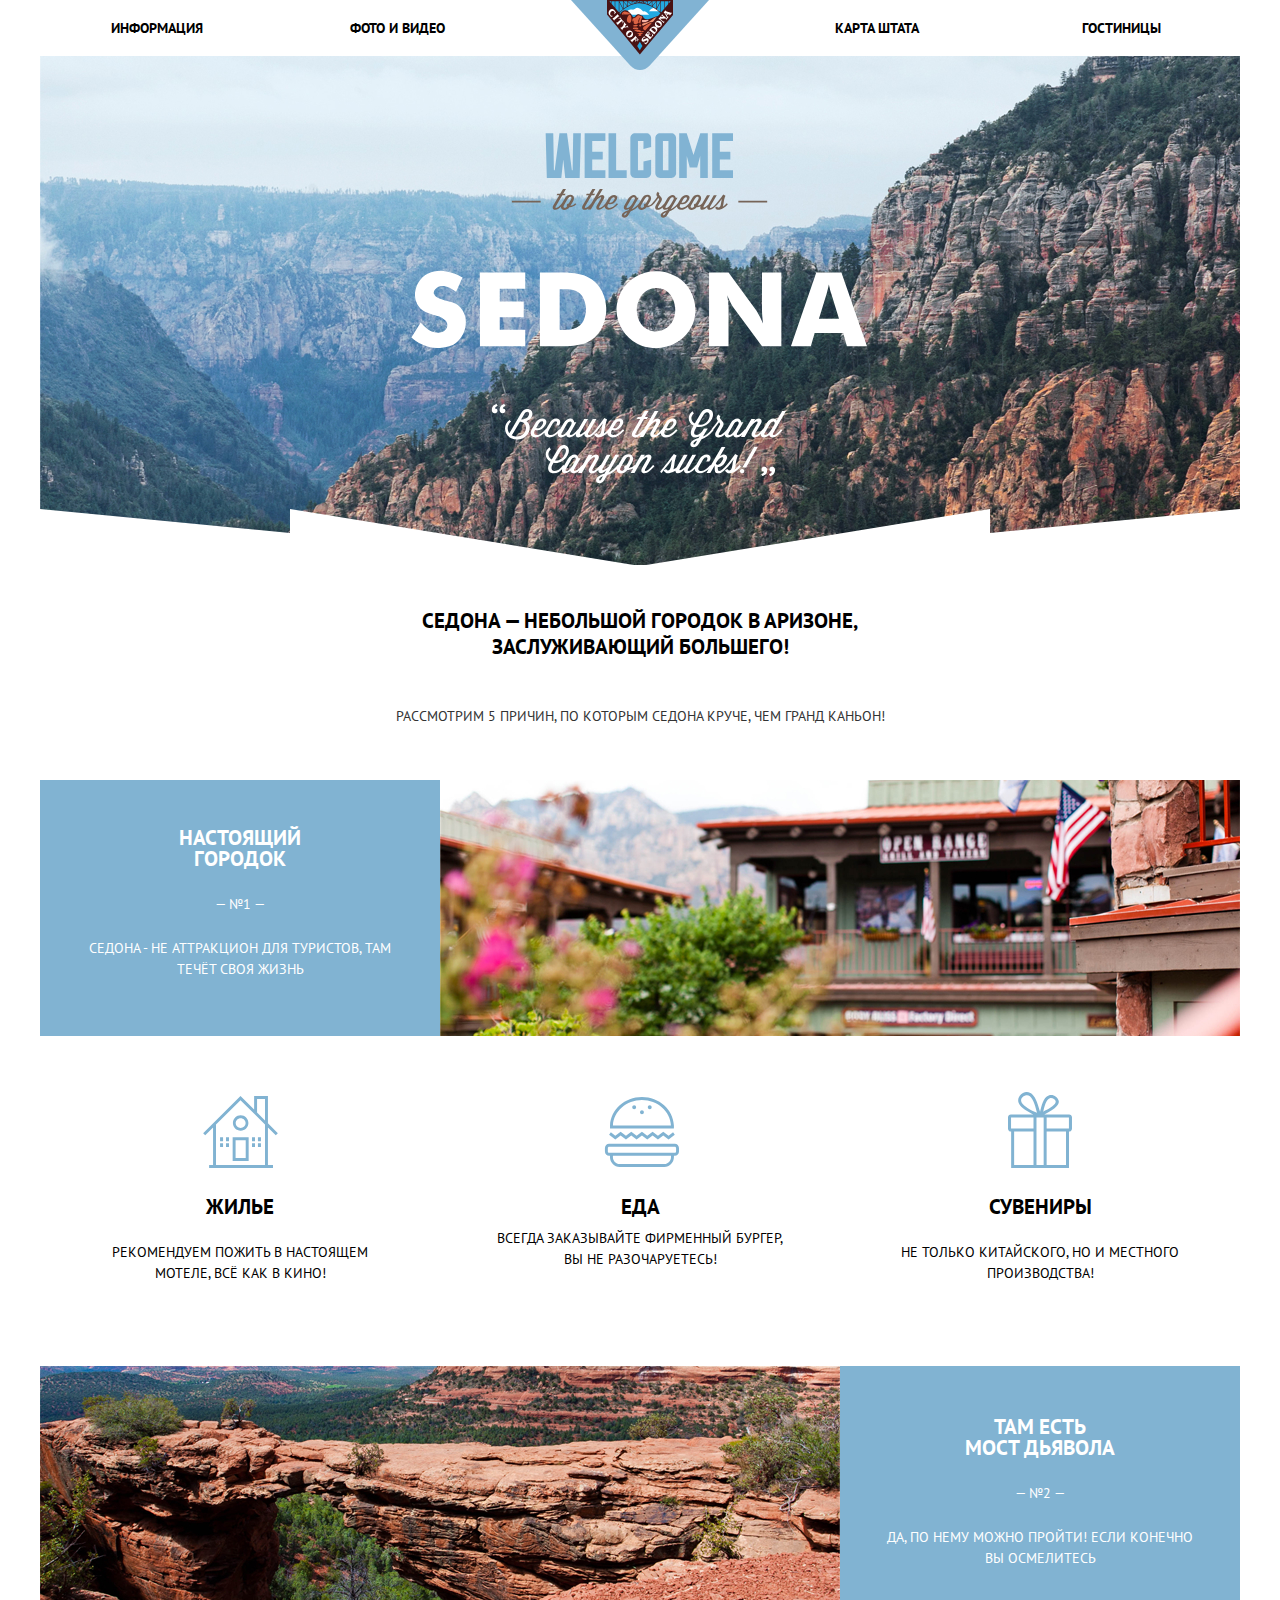
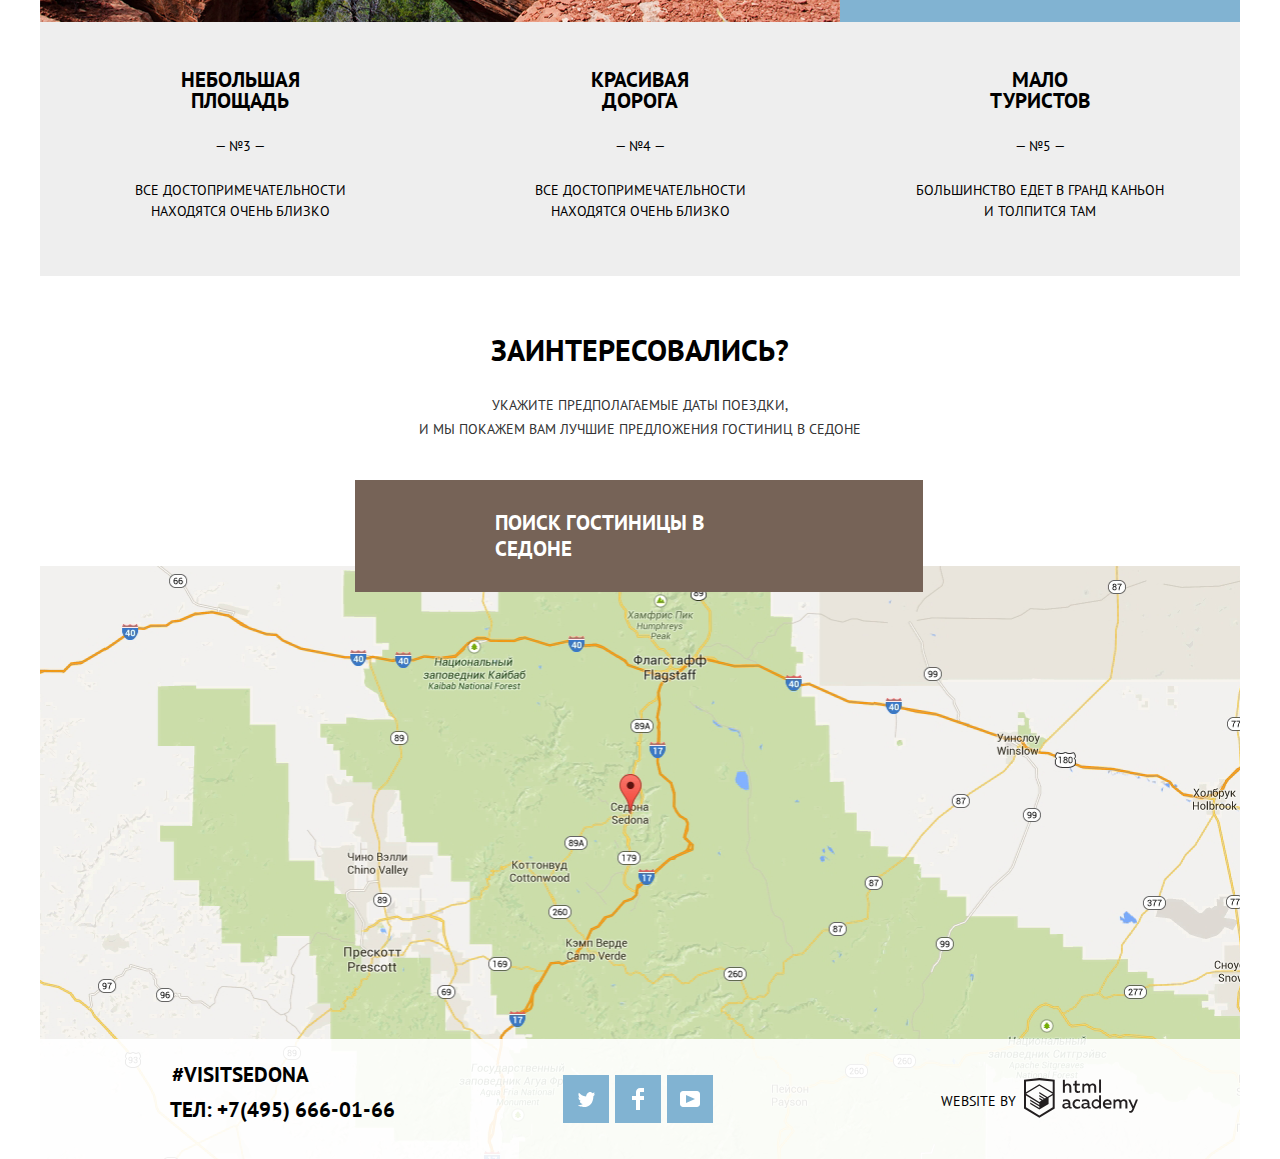
<file: index.html>
<!DOCTYPE html>
<html lang="ru">
<head>
	<link rel="stylesheet" href="css/fonts.css">
	<link rel="stylesheet" href="css/normalize.css">
	<link rel="stylesheet" href="css/style.css">
	<meta charset="UTF-8">
	<title>Туристический город Sedona</title>
</head>

<body>
	<header>
		<nav class="nav-box">
			<a class="logo-link" href="index.html" aria-label="На главную"><img src="img/logo.svg" width="138" height="70" alt="Логотип Sedona"></a>
			<ul class="list-menu">
				<li class="list-menu-li list-item1"><a href="#" class="item-menu" aria-label="Информация">Информация</a></li>
				<li class="list-menu-li list-item2"><a href="#" class="item-menu" aria-label="Фото и видео">Фото и видео</a></li>
				<li class="list-menu-li list-item3"><a href="#" class="item-menu" aria-label="Карта штата">Карта штата</a></li>
				<li class="list-menu-li list-item4"><a href="hotels.html" class="item-menu" aria-label="Гостиницы">Гостиницы</a></li>
			</ul>	
		</nav>	
	</header>

	<main>
		<h1 class="visually-hidden">Туристический городок Sedona</h1>

		<div class="banner-box">
			<img class="banner-theme" src="img/main-banner.jpg" width="1200" height="509" alt="Город Седона в самом центре Гранд Каньона">

			<img class="banner-text" src="img/main-text-banner.svg" width="457" height="351" alt="Добро пожаловать в Седону">

			<img class="banner-shape" src="img/main-shape-banner.svg" width="1200" height="57" alt="">
		</div>
		
		<div class="second-screen-box">
			<h3 class="main-title">
				Седона — небольшой городок в Аризоне,<br>
				заслуживающий большего!
			</h3>

			<p class="main-subtitle">
				Рассмотрим 5 причин, по которым Седона круче, чем гранд каньон!
			</p>
		</div>

		<section class="section-one-box">
			<div class="advantages-container-one">
				<div class="container-one-left">
					<h3 class="advantages-title advantages-one">
						Настоящий<br>
						городок
					</h3>

					<p class="advantages-text advantages-text-one">
						— №1 —
					</p>

					<p class="advantages-text advantages-text-one">
						Седона - не аттракцион для туристов, там<br>
						течёт своя жизнь
					</p>
				</div>
				<img class="container-one-right" src="img/second-banner.jpg" width="800" height="256" alt="Прекрасный вид на город Sedona">
			</div>	

			<ul class="advantages-list">
				<li class="advantages-list-box1">
						<img class="img-icon-house" src="img/icon-house.svg" alt="" width="75" height="72">
						<h3 class="get-title get-title-box1">Жилье</h3>
						<p class="get-text get-text-box1">
							Рекомендуем пожить в настоящем<br>
							мотеле, всё как в кино!
						</p>
				</li>

				<li class="advantages-list-box2">
					<img class="img-icon-burger" src="img/icon-burger.svg" alt="" width="75" height="70">
					<h3 class="get-title get-title-box2">Еда</h3>
					<p class="get-text get-text-box2">
						Всегда заказывайте фирменный бургер,<br> 
						вы не разочаруетесь!
					</p>
				</li>

				<li class="advantages-list-box3">
					<img class="img-icon-present" src="img/icon-present.svg" alt="" width="64" height="77">
					<h3 class="get-title get-title-box3">Сувениры</h3>
					<p class="get-text get-text-box3">
						Не только китайского, но и местного<br>
						производства!
					</p>
				</li>
			</ul>
		</section>
		
		<section>
			<div class="advantages-container-two">
				<img src="img/third-banner.jpg" width="800" height="256" alt="Сумасшедший вид на мост Дьявола">

				<div class="advantages-two-box">
					<h3 class="advantages-title advantages-two">
						Там есть<br>
						мост дьявола
					</h3>

					<p class="advantages-text advantages-text-two">
						— №2 —
					</p>

					<p class="advantages-text advantages-text-two">
						Да, по нему можно пройти! Если конечно<br>
						вы осмелитесь
					</p>
				</div>
			</div>
		</section>
		
		<div class="advantages-container-section">
			<section class="advantages-section-box">
				<h3 class="advantages-title advantages-three">
					Небольшая<br>
					площадь
				</h3>

				<p class="advantages-text advantages-text-three">
					— №3 —
				</p>

				<p class="advantages-text advantages-text-three advantages-text2-three">
					Все достопримечательности<br>
					находятся очень близко
				</p>
			</section>

			<section class="advantages-section-box">

				<h3 class="advantages-title advantages-four">
					Красивая<br>
					дорога
				</h3>

				<p class="advantages-text advantages-text-four">
					— №4 —
				</p>

				<p class="advantages-text advantages-text-four advantages-text2-four">
					Все достопримечательности<br>
					находятся очень близко
				</p>
			</section>

			<section class="advantages-section-box">
				<h3 class="advantages-title advantages-five">
					Мало<br>
					туристов
				</h3>

				<p class="advantages-text advantages-text-five">
					— №5 —
				</p>

				<p class="advantages-text advantages-text-five advantages-text2-five">
					Большинство едет в гранд каньон<br>
					и толпится там
				</p>
			</section>
		</div>
		<div>
			<div class="interesting-box">
				<h2 class="title-interesting">
					Заинтересовались?
				</h2>

				<p class="subtitle-interesting">
					Укажите предполагаемые даты поездки,<br>
					и мы покажем вам лучшие предложения гостиниц в седоне
				</p>
			</div>

			<div class="search-hostel-box">
				<form class="form-box" action="echo.htmlacademy.ru">
					<fieldset class="fieldset-form">
						<a href="" class="link-search"><legend class="header-form">Поиск гостиницы в седоне</legend></a>
						
						<div class="hide-form">
							<div class="bg-form-box">
								<div class="form-container-box">
									<div class="label-box input-box1">
										<label class="title-input title-input-box1" for="arrival-date">Дата заезда:</label>
										<input class="input-arrival" type="text" id="arrival-date" value="24 апреля 2017">
										<img class="calendar-img" src="img/calendar.svg" width="21" height="23" alt="">
									</div>

									<div class="label-box input-box2">
										<label class="title-input title-input-box2" for="departure-date">Дата выезда:</label>
										<input class="input-exit" type="text" id="departure-date" value="4 июля 2017">
										<img class="calendar-img2" src="img/calendar.svg" width="21" height="23" alt="">
									</div>
									
									<div class="input-box3">
										<div class="input-box-31">
											<label class="title-input title-input-box-31" for="older">Взрослые:</label>
											<input class="input-amount1" type="number" id="older">
										</div>	

										<div class="input-box-32">
											<label class="title-input title-input-box-32" for="children">Дети:</label>
											<input class="input-amount2" type="number" id="children">
										</div>
									</div>
									<button type="submit" class="button-submit">Найти</button>
								</div>		
							</div>
						</div>	
					</fieldset>
				</form>

				<img class="map-box" src="img/map.png" width="1200" height="473"  alt="">
			</div>
		</div>
	</main>

	<footer class="footer-box">
		<div class="footer-container-box">
			<div class="first-footer-box">
			<p class="text-hashtag">
				#Visitsedona
			</p>
			<p class="text-tel">
				Тел:<a href="tel:+74956660166" class="call-us" aria-label="Позвонить нам"> +7(495) 666-01-66</a>
			</p>
			</div>
			<ul class="social-list">
				<li class="social-item twitter-item">
					<a class="twitter-link" href="#" aria-label="Наш Twitter">
						<img class="twitter" src="img/twitter.svg" width="46" height="48" alt="">
						<img class="twitter-hover" src="img/twitter-hover.svg" width="46" height="48" alt="">
						<img class="twitter-active" src="img/twitter-active.svg" width="46" height="48" alt="">
					</a>
				</li>
				<li class="social-item fb-item">
					<a class="fb-link" href="#" aria-label="Наш Facebook">
						<img class="fb" src="img/fb.svg" width="46" height="48" alt="">
						<img class="fb-hover" src="img/fb-hover.svg" width="46" height="48" alt="">
						<img class="fb-active" src="img/fb-active.svg" width="46" height="48" alt="">
					</a>
				</li>
				<li class="social-item youtube-item">
					<a class="youtube-link" href="#" aria-label="Наш Youtube">
						<img class="youtube" src="img/youtube.svg" width="46" height="48" alt="">
						<img class="youtube-hover" src="img/youtube-hover.svg" width="46" height="48" alt="">
						<img class="youtube-active" src="img/youtube-active.svg" width="46" height="48" alt="">
					</a>
				</li>
			</ul>
			
			<div class="third-footer-box">
				<p class="text-develop">
					Website by
				</p>
				<a class="html-link" href="http://htmlacademy.ru" aria-label="На сайт Html Academy">
					<div class="logo-htmlacademy" alt="Логотип Html Academy">
					</div>
				</a>
			</div>
		</div>
	</footer>
	<script src="script/script.js"></script>
</body>
</html>
</file>
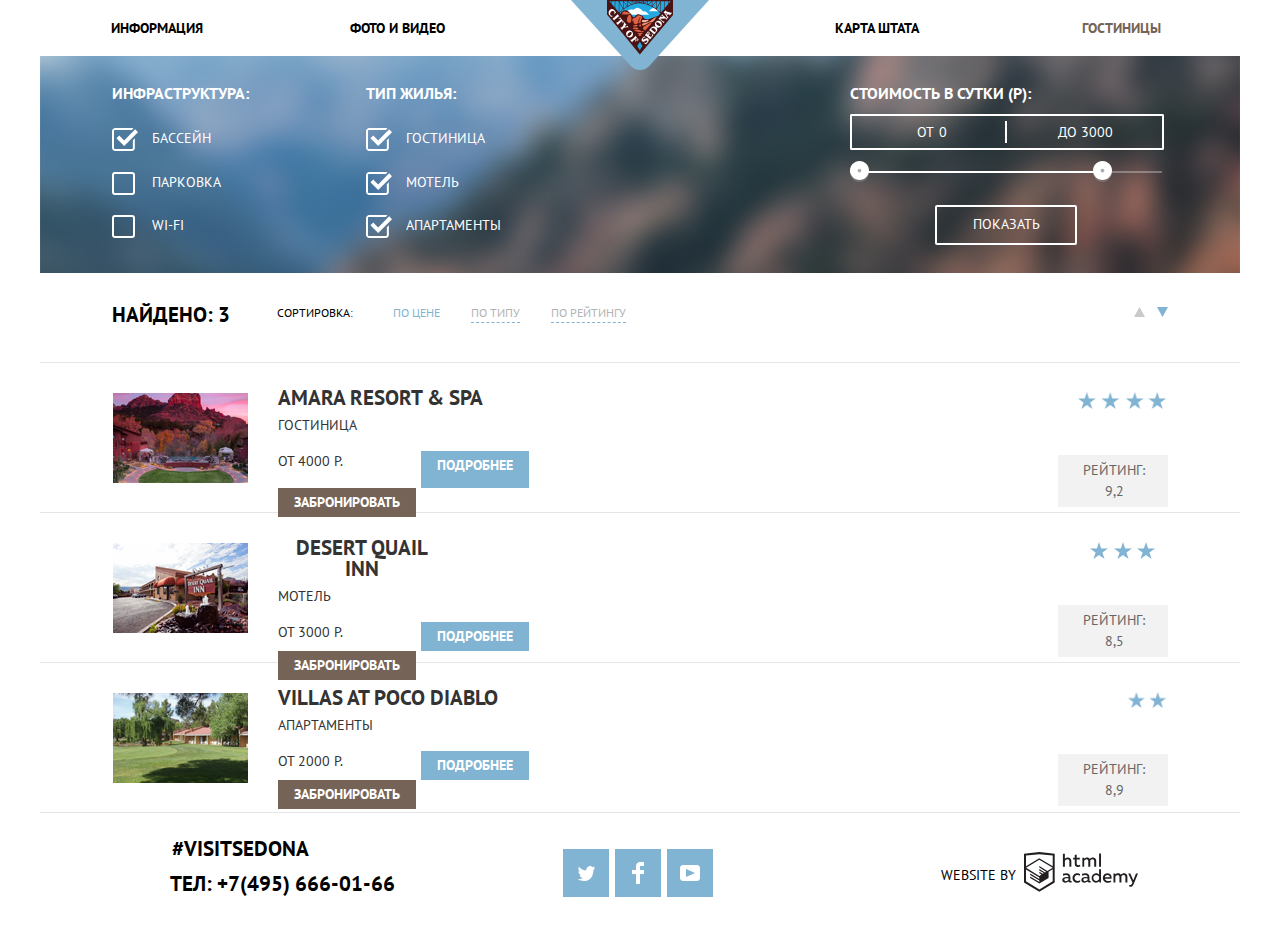
<file: hotels.html>
<!DOCTYPE html>
<html lang="ru">
<head>
	<link rel="stylesheet" href="css/fonts.css">
	<link rel="stylesheet" href="css/normalize.css">
	<link rel="stylesheet" href="css/style.css">
	<meta charset="UTF-8">
	<title>Туристический город Sedona</title>
</head>

<body>
	<header>
		<nav class="nav-box">
			<a class="logo-link" href="index.html" aria-label="На главную"><img src="img/logo.svg" width="138" height="70" alt="Логотип Sedona"></a>
			<ul class="list-menu">
				<li class="list-menu-li list-item1"><a href="#" class="item-menu" aria-label="Информация">Информация</a></li>
				<li class="list-menu-li list-item2"><a href="#" class="item-menu" aria-label="Фото и видео">Фото и видео</a></li>
				<li class="list-menu-li list-item3"><a href="#" class="item-menu" aria-label="Карта штата">Карта штата</a></li>
				<li class="list-menu-li list-item4"><a href="hotels.html" class="item-menu item-selected" aria-label="Гостиницы">Гостиницы</a></li>
			</ul>	
		</nav>	
	</header>

	<main>
		<div class="filter">
			<form action="echo.htmlacademy.ru" class="form-filter">
				
				<fieldset class="filter-fieldset fieldset-filter-box1">
					<legend class="legend-filter">Инфраструктура:</legend>
					
					<div class="checkbox-pool">
						<input class="checkbox-box" type="checkbox" name="swimpool" id="swimpool" checked>
						<label class="label-filter" for="swimpool">Бассейн</label>
					</div>
					<div class="checkbox-park">
						<input class="checkbox-box" type="checkbox" name="parking" id="parking">
						<label class="label-filter" for="parking">Парковка</label>
					</div>
					<div class="checkbox-wifi">
						<input class="checkbox-box" type="checkbox" name="wifi" id="wifi">
						<label class="label-filter" for="wifi">Wi-fi</label>
					</div>
				</fieldset>

				<fieldset class="filter-fieldset fieldset-filter-box2">
					<legend class="legend-filter">Тип жилья:</legend>

					<div class="checkbox-hotel">
						<input class="checkbox-box" type="checkbox" name="hotels" id="hotels" checked>
						<label class="label-filter" for="hotels">Гостиница</label>
					</div>
					<div class="checkbox-motel">
						<input class="checkbox-box" type="checkbox" name="motels" id="motels" checked>
						<label class="label-filter" for="motels">Мотель</label>
					</div>
					<div class="checkbox-appart">		
						<input class="checkbox-box" type="checkbox" name="apartments" id="apartments" checked>
						<label class="label-filter" for="apartments">Апартаменты</label>
					</div>
				</fieldset>
				
				<div class="container-form-filter">
					<fieldset class="filter-fieldset fieldset-filter-box3">
						<legend class="legend-filter legend-price">Стоимость в сутки (Р):</legend>
						
						<div class="inputs-filter">
							<div class="price-start">ОТ</div>
							<input class="input-filt input-filtleft" type="number" value="0">
							<div class="line-filter"></div>
							<div class="price-end">ДО</div>
							<input class="input-filt input-filtright" type="number" value="3000">
						</div>

						<div class="range-box">
							<div class="range-bar">
							</div>

							<div class="progress-bar">	
							</div>

							<div class="range-input1"></div>
							<div class="range-input2"></div>
						</div>

					</fieldset>

					<button type="submit" class="button-show">Показать</button>
				</div>
			</form>
		</div>

		<div class="wrapper-box-main">
			<div class="line-box-sort">
				<div class="sort-box">
					<h3 class="hotels-title-find">Найдено: 3</h3>
					
					<p class="text-sort">Сортировка:</p>

					<ul class="sort-list">
						<li class="sort-list-li">
							<a href="#" class="link-menu" aria-label="Сортировка по цене">
								<p class="sort-item active-item">По цене</p>
							</a>
						</li>

						<li class="sort-list-li">
							<a href="#" class="link-menu" aria-label="Сортировка по типу">
								<p class="sort-item">По типу</p>
							</a>
						</li>

						<li class="sort-list-li">
							<a href="#" class="link-menu" aria-label="Сортировка по рейтингу">
								<p class="sort-item">По рейтингу</p>
							</a>
						</li>

						<li class="sort-list-li">
							<a href="#" class="arrow-item less-item" aria-label="Сортировка меньше">
								<svg class="triangle" width="11" height="10" viewBox="0 0 11 10" fill="none" xmlns="http://www.w3.org/2000/svg">
									<path class="unactive-path" d="M5.5 0L0 10H11L5.5 0Z" fill="#CACACA"/>
								</svg>
							</a>
						</li>

						<li class="sort-list-li">
							<a href="#" class="arrow-item more-item arrow-active" aria-label="Сортировка больше">
								<svg class="triangle-reverse" width="11" height="10" viewBox="0 0 11 10" fill="none" xmlns="http://www.w3.org/2000/svg">
									<path class="active-path"  d="M5.5 0L0 10H11L5.5 0Z" fill="#CACACA"/>
								</svg>
							</a>
						</li>
					</ul>
				</div>
			</div>

			<article class="card-box-line">
				<div class="card-box">
					<div class="one-part-box">
						<img src="img/card1.jpg" width="135" height="90" alt="Гостиница Amara resort & spa">
					</div>
					<div class="two-part-box">
						<h3 class="title-card title-card-box1">
							<a href="#" class="link-title-card">Amara resort & spa</a>
						</h3>

						<p class="text-card text-card1">Гостиница</p>
						<p class="price-card price-card1">от 4000 Р.</p>

						<a href="#" class="button-more" aria-label="Подробнее">Подробнее</a>
						<a href="#" class="button-order" aria-label="Забронировать">Забронировать</a>
					</div>

					<div class="three-part-box">
						<div class="img-star img-star1">
							<img src="img/4star.png" alt="">
						</div>
						<p class="rating-card">Рейтинг: 9,2</p>
					</div>
				</div>
			</article>

			<article class="card-box-line">
				<div class="card-box">
					<div class="one-part-box">
						<img src="img/card2.jpg" width="135" height="90" alt="Мотель Desert Quail Inn">
					</div>
					<div class="two-part-box">		
						<h3 class="title-card title-card-box2">
							<a href="#" class="link-title-card">Desert quail inn</a>
						</h3>

						<p class="text-card text-card2">Мотель</p>
						<p class="price-card price-card2">от 3000 Р.</p>

						<a href="#" class="button-more" aria-label="Подробнее">Подробнее</a>
						<a href="#" class="button-order" aria-label="Забронировать">Забронировать</a>
					</div>

					<div class="three-part-box">
						<div class="img-star img-star1">
							<img src="img/3star.png" alt="">
						</div>
						<p class="rating-card">Рейтинг: 8,5</p>
					</div>
				</div>
			</article>

			<article class="card-box-line">
				<div class="card-box">
					<div class="one-part-box">
						<img src="img/card3.jpg" width="135" height="90" alt="Апартаменты Villas at poco diablo">
					</div>
					<div class="two-part-box">	
						<h3 class="title-card title-card-box3">
							<a href="#" class="link-title-card">Villas at poco diablo</a>
						</h3>

						<p class="text-card text-card3">Апартаменты</p>
						<p class="price-card price-card3">от 2000 Р.</p>

						<a href="#" class="button-more" aria-label="Подробнее">Подробнее</a>
						<a href="#" class="button-order" aria-label="Забронировать">Забронировать</a>
					</div>

					<div class="three-part-box">
						<div class="img-star img-star3">
							<img src="img/2star.png" alt="">
						</div>
						<p class="rating-card">Рейтинг: 8,9</p>
					</div>
				</div>
			</article>
		</div>
	</main>

	<footer>
		<div class="footer-container-box">
			<div class="first-footer-box">
				<p class="text-hashtag">
					#Visitsedona
				</p>
				<p class="text-tel">
					Тел:<a href="tel:+74956660166" class="call-us" aria-label="Позвонить нам"> +7(495) 666-01-66</a>
				</p>
			</div>
			<ul class="social-list">
				<li class="social-item twitter-item">
					<a class="twitter-link" href="#" aria-label="Наш Twitter">
						<img class="twitter" src="img/twitter.svg" width="46" height="48" alt="">
						<img class="twitter-hover" src="img/twitter-hover.svg" width="46" height="48" alt="">
						<img class="twitter-active" src="img/twitter-active.svg" width="46" height="48" alt="">
					</a>
				</li>
				<li class="social-item fb-item">
					<a class="fb-link" href="#" aria-label="Наш Facebook">
						<img class="fb" src="img/fb.svg" width="46" height="48" alt="">
						<img class="fb-hover" src="img/fb-hover.svg" width="46" height="48" alt="">
						<img class="fb-active" src="img/fb-active.svg" width="46" height="48" alt="">
					</a>
				</li>
				<li class="social-item youtube-item">
					<a class="youtube-link" href="#" aria-label="Наш Youtube">
						<img class="youtube" src="img/youtube.svg" width="46" height="48" alt="">
						<img class="youtube-hover" src="img/youtube-hover.svg" width="46" height="48" alt="">
						<img class="youtube-active" src="img/youtube-active.svg" width="46" height="48" alt="">
					</a>
				</li>
			</ul>
			
			<div class="third-footer-box">
				<p class="text-develop">
					Website by
				</p>
				<a class="html-link" href="http://htmlacademy.ru" aria-label="На сайт Html Academy">
					<div class="logo-htmlacademy" alt="Логотип Html Academy">
					</div>
				</a>
			</div>
		</div>
	</footer>
	<script src="script/script.js"></script>
</body>
</html>
</file>
<file: css/fonts.css>
/* pt-sans-regular - latin_cyrillic */
@font-face {
  font-family: 'PT Sans';
  font-style: normal;
  font-weight: 400;
  src: url('../fonts/pt-sans-v11-latin_cyrillic-regular.woff2'); 
  src: local('PT Sans'), local('PTSans-Regular'),
       url('../fonts/pt-sans-v11-latin_cyrillic-regular.woff2') format('woff2'), /* Super Modern Browsers */
       url('../fonts/pt-sans-v11-latin_cyrillic-regular.woff') format('woff'), /* Modern Browsers */
}
/* pt-sans-700 - latin_cyrillic */
@font-face {
  font-family: 'PT Sans';
  font-style: normal;
  font-weight: 700;
  src: url('../fonts/pt-sans-v11-latin_cyrillic-700.woff2'); /* IE9 Compat Modes */
  src: local('PT Sans Bold'), local('PTSans-Bold'),
       url('../fonts/pt-sans-v11-latin_cyrillic-700.woff2') format('woff2'), /* Super Modern Browsers */
       url('../fonts/pt-sans-v11-latin_cyrillic-700.woff') format('woff'), /* Modern Browsers */
}
</file>
<file: css/style.css>
/*Custom*/
:root {
	--main-black: #000000;
	--main-lightblack: #333333;
	--main-white: #ffffff;
	--main-blue: #81B3D2;
	--main-brown: #766357;
	--main-gray: #666666;
	--main-lightgray: #F2F2F2;	
}

/*Other styles*/
.visually-hidden {
  position: absolute;
  width: 1px;
  height: 1px;
  margin: -1px;
  padding: 0;
  overflow: hidden;
  border: 0;
  clip: rect(0 0 0 0)
}

/*World styles*/
body {
	min-width: 1220px;
	font-family: 'PT Sans', 'Arial', sans-serif;
	font-style: normal;
	font-weight: 400;
	font-size: 14px;
	line-height: 21px;

	text-transform: uppercase;

	color: var(--main-lightblack);
}

img {
	max-width: 100%;
	height: auto;
}

/*Main page*/
.nav-box {
	padding: 0;
	margin: 0 auto;
	width: 1200px;


}
.logo-link {
	position: absolute;
	margin: 0;
	margin-left: 531px;
}
.list-menu {
	list-style: none;
	padding: 0;
	margin: 0 auto;
	width: 1200px;

	height: 56px;

	display: flex;
	align-items: center;

}

.list-menu-li {
	padding: 0;
	margin: 0;
}

.list-item1 {
	margin-left: 71px;
	margin-right: 147px;
}
.list-item2 {
	margin-right: 390px;
}
.list-item3 {
	margin-right: 163px;
}
.list-item4 {
	margin-right: 72px;
}

.item-menu {
	text-decoration: none;

	color: var(--main-black);

	font-weight: bold;
	font-size: 14px;
	line-height: 26px;

	margin: 0;
	padding: 0;
} 
.item-menu:hover {
	color: var(--main-blue);
}

.item-menu:active {
	color: #B3B3B3;
}

.banner-box {
	width: 1200px;
	margin: 0 auto;
	display: flex;
	margin-bottom: 42.5px;
}

.banner-theme {
	margin: 0 auto;
}

.banner-text {
	position: absolute;
	margin: 0;
	margin-left: 371px;
	margin-top: 77px;
}

.banner-shape {
	position: absolute;
	margin: 0;
	margin-top: 453px;
}

.second-screen-box {
	width: 1200px;
	margin: 0 auto;
}

.main-title {
	margin: 0;
	margin: 0 auto;
}

.main-title,
.hotels-title-find {
	font-weight: bold;
	font-size: 21px;
	line-height: 26px;

	color: var(--main-black);
	
	margin: 0;

	text-align: center;
}

.main-subtitle {
	padding: 0;
	margin: 0 auto;
	margin-top: 43px;
	margin-bottom: 51px;
}

.main-subtitle {
	font-weight: normal;
	font-size: 14px;
	line-height: 26px;
	
	text-align: center;

	color: var(--main-lightblack);
}

.section-one-box {
	width: 1200px;
	margin: 0 auto;
	padding: 0;
}

.advantages-container-one {
	width: 1200px;
	margin: 0 auto;
	padding: 0;

	display: flex;
}

.container-one-left {
	width: 400px;

	display: flex;
	flex-direction: column;
}
.container-one-right {
	margin: 0;
	margin-left: auto;
}


.advantages-text,
.get-text,
.text-card,
.price-card {
	font-weight: normal;
	font-size: 14px;
	line-height: 21px;	

	margin: 0;
	padding: 0;

	text-align: center;
}


.advantages-title,
.get-title,
.title-card {
	font-weight: bold;
	font-size: 21px;
	line-height: 21px;
	
	margin: 0;
	padding: 0;
	text-align: center;
}

.advantages-one {
	margin: 0;
	padding: 0;
	margin-top: 47px;
	margin-bottom: 25px;
}
.advantages-text-one {
	margin: 0;
	padding: 0;
	margin-bottom: 23px;
}


.advantages-one,
.advantages-two {
	color: var(--main-white);
}

.advantages-three,
.advantages-four,
.advantages-five,
.get-title {
	color: var(--main-black);
}

.advantages-text-one,
.advantages-text-two {
	color: var(--main-white);
}

.advantages-text-three,
.advantages-text-four,
.advantages-text-five,
.get-text {
	color: var(--main-black);
}

.advantages-container-one,
.advantages-container-two {
	background-color: var(--main-blue);
	width: 1200px;
	height: 256px; 
}

.advantages-list {
	list-style: none;
	
	width: 1200px;
	padding: 0;
	margin: 0 auto;
	
	display: flex;
	flex-direction: row;
}

 .advantages-list-box1 {
	padding: 0;
	margin: 0;

	display: flex;
	flex-direction: column;

	width: 400px;
 }
.advantages-list-box2 {
	padding: 0;
	margin: 0;

	display: flex;
	flex-direction: column;

	width: 400px;
 }
.advantages-list-box3 {
	padding: 0;
	margin: 0;

	display: flex;
	flex-direction: column;

	width: 400px;
 }

 .get-title,
 .get-text {
 	margin: 0;
 	padding: 0;
 }

.img-icon-house {
	margin: 0;
	padding: 0;
	margin-left: 163px;
	margin-top: 60px;
	margin-bottom: 28px;

}
.img-icon-burger {
	margin: 0;
	padding: 0;
	margin-left: 164px;
	margin-top: 61px;
	margin-bottom: 29px;
}
.img-icon-present {
	margin: 0;
	padding: 0;
	margin-left: 168px;
	margin-top: 55px;
	margin-bottom: 28px;
}

.get-title-box1 {
	margin-bottom: 25px;
}
.get-title-box2 {
	margin-bottom: 11px;
}
.get-title-box3 {
	margin-bottom: 25px;
}

.get-text-box1 {
	margin-bottom: 82px;
}
.get-text-box2 {
	margin-bottom: 96px;
}
.get-text-box3 {
	margin-bottom: 81px;
}

.advantages-container-two {
	width: 1200px;
	height: 256px;
	margin: 0 auto;
	display: flex;
}

.advantages-two-box {
	display: flex;
	flex-direction: column;
	margin: 0;
	width: 400px;
	height: 256px;
	align-items: center;
}

.advantages-two,
.advantages-text-two {
	margin: 0;
	padding: 0;
}

.advantages-two {
	margin-top: 50px;
	margin-bottom: 25px;
}
.advantages-text-two {
	margin-bottom: 23px;
}

.advantages-three,
.advantages-four,
.advantages-five {
	margin: 0;
	margin-top: 47px;
	margin-bottom: 25px;
}

.advantages-text-three,
.advantages-text-four,
.advantages-text-five {
	margin: 0;
	margin-bottom: 23px;
}

.advantages-text2-three,
.advantages-text2-four,
.advantages-text2-five {
	margin: 0;
	margin-bottom: 54px;
}

.advantages-container-section {
	width: 1200px;
	display: flex;
	
	margin: 0 auto;
	background-color: #eeeeee;
}

.advantages-section-box {
	width: 400px;
	display: flex;
	flex-direction: column;
}

.interesting-box {
	width: 1200px;

	margin: 0 auto;

	display: flex;
	flex-direction: column;
	align-items: center;
}

.title-interesting {
	margin: 0;
	margin-top: 62px;
	font-weight: bold;
	font-size: 30px;
	line-height: 24px;
	
	text-align: center;

	color: var(--main-black);
}

.subtitle-interesting {
	margin: 0;
	margin-top: 31px;
	margin-bottom: 39px;
	font-weight: normal;
	font-size: 14px;
	line-height: 24px;

	text-align: center;

	color: var(--main-lightblack);
}

.search-hostel-box {
	background-color: var(--main-white);
	width: 1200px;
	height: 559px;

	margin: 0 auto;

	display: flex;
	flex-direction: row;
}

.map-box {
	position: absolute;
	z-index: 1;
	margin-top: 86px;
}

.form-box {
	z-index: 2;
	
	width: 568px;
	height: 481px;

	display: flex;
	flex-direction: column;
	padding: 0;
	margin: 0;
	margin-left: 315px;
	margin-right: 316px;
}

.link-search {
	display: block;

	margin: 0;
	padding: 0;

	text-decoration: none;
}
.link-search:hover .header-form {
	background-color: #604E43;
}

.link-search:active .header-form {
	background-color: #503E33;
	color: #A8A5A6;
}

.fieldset-form {
	border: none;
	margin: 0;
	padding: 0;

	position: relative;
}

.bg-form-box {
	width: 568px;
	height: 395px;

	margin: 0;
	padding: 0;
	
	display: flex;
	flex-direction: column;
	background-color: var(--main-white);
}

.hide-form {
	display: none;

	animation-name: search-back;
	animation-duration: 0.6s;
}

.form-js {
	display: block;

	animation-name: search;
	animation-duration: 0.6s;
}

@keyframes search {
	0% { transform: translateY(-50px); }
	70% { transform: translateY(30px); }
	90% { transform: translateY(-10px); }
	100% { transform: translateY(0); }
}

@keyframes search-back {
	0% { transform: translateY(0); }
	70% { transform: translateY(-10px); }
	90% { transform: translateY(30px); }
	100% { transform: translateY(-50px); }
}

.form-container-box {
	display: flex;
	flex-direction: column;
	width: 458px;
	margin: 0 auto;
}

.label-box {
	width: 458px;
	height: 38px;
}
.input-box1 {
	display: flex;
	margin: 0;
	align-items: baseline;
	margin-top: 55px;
}
.input-box2 {
	display: flex;
	margin: 0;
	align-items: baseline;
	margin-top: 29px;
}
.input-box3 {
	width: 458px;
	display: flex;
	flex-direction: row;
	margin: 0;
	margin-top: 30px;
	margin-bottom: 54px;
}
.input-box-31 {
	margin: 0;
	padding: 0;
	height: 38px;
}
.input-box-32 {
	margin: 0;
	padding: 0;	
	height: 38px;
}

.input-arrival,
.input-exit {
	width: 346px;
	height: 38px;

	border: none;
	margin: 0;

	font-weight: bold;
	font-size: 14px;
	line-height: 26px;
	text-transform: uppercase;

	padding-top: 6px;
	padding-bottom: 6px;
	padding-left: 13px;
	
	box-sizing: border-box;

	color: var(--main-black);
	background-color: var(--main-lightgray);
}	
.input-amount1,
.input-amount2 {
	width: 114px;
	height: 38px;
	
	margin: 0;
	border: none;

	color: var(--main-black);
	background-color: var(--main-lightgray);
}
.input-amount1 {
	margin-right: 43px;
}

.calendar-img {
	position: absolute;
	margin-top: 7px;
	margin-left: 428px;
}
.calendar-img2 {
	position: absolute;
	margin-top: 7px;
	margin-left: 428px;
}

.title-input-box1 {
	margin: 0;
	margin-right: 23px;
}
.title-input-box2 {
	margin: 0;
	margin-right: 20px;
}
.title-input-box-31 {
	margin: 0;
	padding: 0;
	margin-right: 36px;
}
.title-input-box-32 {
	margin: 0;
	padding: 0;	
	margin-right: 25px;
}

.header-form {
	font-weight: bold;
	font-size: 21px;
	line-height: 26px;
	margin: 0;
	color: var(--main-white);

	padding-top: 30px;
	padding-bottom: 30px;
	padding-left: 140px;
	padding-right: 139px;
	
	background-color: var(--main-brown);
}

.title-input {
	font-weight: bold;
	font-size: 14px;
	line-height: 26px;

	color: var(--main-black);
}

.button-submit {
	font: inherit;
	font-weight: bold;
	font-size: 21px;
	line-height: 26px;
	text-transform: uppercase;
	border: none;

	padding-top: 16px;
	padding-bottom: 16px;
	padding-left: 181px;
	padding-right: 182px;

	background-color: var(--main-blue);
	color: var(--main-white);
}
.button-submit:hover {
	background-color: #669ec0;
}	
.button-submit:active {
	background-color: #5496BD;
	color: #87b5d1;
}	

.footer-box {
	width: 1200px;
	height: 120px;
	margin: 0 auto;
	padding: 0;
	display: flex;
	flex-direction: column;

	background-image: url(../img/map-footer.png);
}

.footer-container-box {
	display: flex;
	flex-direction: row;
	margin: 0 auto;
	width: 1200px;
	height: 120px;
	background-color: rgba(255, 255, 255, 0.9);
}

.first-footer-box,
.social-list,
.third-footer-box {
	width: 400px;
	height: 120px;
}

.first-footer-box {
	display: flex;
	flex-direction: column;
	margin: 0;
}

.social-list {
	display: flex;
	flex-direction: row;
	margin: 0;

}
.social-item {
	padding: 0;
	margin: 0;
	width: 46px;
	height: 48px;
	margin-top: 36px;
}

.twitter-item {
	margin-right: 6px;
	margin-left: 123px;
}
.fb-item {
	margin-right: 6px;
}

.twitter,
.twitter-hover,
.twitter-active,
.fb,
.fb-hover,
.fb-active,
.youtube,
.youtube-hover,
.youtube-active {
	position: absolute;
}

.twitter-hover,
.twitter-active,
.fb-hover,
.fb-active,
.youtube-hover,
.youtube-active  {
	opacity: 0;
}

.twitter-link:hover .twitter-hover,
.fb-link:hover .fb-hover,
.youtube-link:hover .youtube-hover {
	opacity: 1;
}
.twitter-link:active .twitter-active,
.fb-link:active .fb-active,
.youtube-link:active .youtube-active {
	opacity: 1;
}


.third-footer-box {
	display: flex;
	flex-direction: row;
	margin: 0;
}


.text-hashtag {
	font-weight: bold;
	font-size: 21px;
	line-height: 26px;
	
	margin: 0;
	padding: 0;
	margin-top: 23px;
	margin-left: 132px;
	margin-bottom: 9px;

	text-transform: uppercase;

	color: var(--main-black);
}

.text-tel {
	font-weight: bold;
	font-size: 21px;
	line-height: 26px;

	margin: 0;
	padding: 0;
	margin-left: 130px;

	text-transform: uppercase;

	color: var(--main-black);
}

.call-us {
	margin: 0;
	padding: 0;
	text-decoration: none;
	font: inherit;
	color: inherit;
}
.call-us:hover {
	color: var(--main-blue);
}
.call-us:active {
	color: var(--main-lightgray);
}

.social-list {
	list-style: none;
	margin: 0;
	padding: 0;

}

.text-develop {
	font-weight: normal;
	font-size: 14px;
	line-height: 26px;

	margin: 0;
	padding: 0;
	margin-left: 101px;
	margin-top: 49px;
	margin-right: 8px;
	color: var(--main-black);
}

.html-link {
	margin: 0;
	margin-top: 38px;
}
.logo-htmlacademy {
	background-image: url(../img/logo-htmlacademy.svg);

	width: 115px;
	height: 41px;
}
.logo-htmlacademy:hover {
	background-image: url(../img/logo-htmlacademy-hover.svg);
}	
.logo-htmlacademy:active {
	background-image: url(../img/logo-htmlacademy-active.svg);
}	

/*Hotels page*/
.item-selected {
	color: var(--main-brown);
}

.filter {
	width: 1200px;
	height: 217px;
	background-color: var(--main-black);
}

.legend-filter {
	font-weight: bold;
	font-size: 16px;
	line-height: 21px;

	border: none;
	margin: 0;
	padding: 0;

	color: var(--main-white);

}

.label-filter {
	font-weight: normal;
	font-size: 14px;
	line-height: 21px;

	color: var(--main-white);
}

.button-show {
	font-weight: normal;
	font-size: 14px;
	line-height: 21px;

	text-transform: uppercase;

	color: var(--main-white);
	
	background-color: transparent;
	border: 2px solid #FFFFFF;
	box-sizing: border-box;
	border-radius: 2px;

	padding-top: 7px;
	padding-bottom: 8px;
	padding-left: 36px;
	padding-right: 35px;

	margin: 0;
	margin-left: 85px;

	outline: none;
	cursor: pointer;
	}
.button-show:hover {
	color: var(--main-black);
	background-color: var(--main-white);
}	
.button-show:active {
	color: var(--main-black);
	background-color: var(--main-lightgray);
}	

.triangle-reverse {
	transform: rotate(180deg);
}

.text-sort {
	font-weight: normal;
	font-size: 12px;
	line-height: 18px;

	color: var(--main-black);

	margin: 0;
	padding: 0;
}

.sort-list {
	list-style: none;
	margin: 0;
	padding: 0;
}
.sort-list-li {
	margin: 0;
	padding: 0;
 }

.sort-item {
	padding: 0;
	margin: 0;
	font-weight: normal;
	font-size: 12px;
	line-height: 18px;
	text-decoration: none;

	color: #b3b3b3;
	border-bottom: 1px dashed #81b3d2;
	padding-top: 2px;
}

.link-menu {
	text-decoration: none;
}


.active-item {
	color: var(--main-blue);
	border-bottom: none;
}

.unactive-item {
	color: #b3b3b3;
	border-bottom: 1px dashed #81b3d2;
}

.unactive-path:hover {
	fill: #000;
}
.unactive-path:active {
	fill: #81B3D2;
}

.active-path {
	fill: var(--main-blue);
}

.sort-item:hover {
	color: var(--main-blue)
}
.sort-item:active {
	color: var(--main-black);
	border-bottom: none;
}



.link-title-card {
	text-decoration: none;
	color: inherit;
}
.link-title-card:hover {
	color: var(--main-blue);
}
.link-title-card:active {
	color: #b3b3b3;
}

.button-more {
	text-decoration: none;

	text-transform: uppercase;

	font-weight: bold;
	font-size: 14px;
	line-height: 21px;
	
	color: var(--main-white);
	background-color: var(--main-blue);
	padding-top: 4px;
	padding-bottom: 4px;
	padding-left: 16px;
	padding-right: 16px;
}
.button-more:hover {
	background-color: #669ec0;
}
.button-more:active {
	color: #87b5d1;
	background-color: #5496bd;
}

.button-order {
	text-decoration: none;

	text-transform: uppercase;

	font-weight: bold;
	font-size: 14px;
	line-height: 21px;

	color: var(--main-white);
	background-color: var(--main-brown);

	padding-top: 4px;
	padding-bottom: 4px;
	padding-left: 16px;
	padding-right: 16px;
}
.button-order:hover {
	background-color: #604e43;
}
.button-order:active {
	background-color: #503e33;
	color: 847870;
}

.rating-card {
	display: inline;
	font-weight: normal;
	font-size: 14px;
	line-height: 21px;

	text-align: center;
	text-transform: uppercase;

	color: #666666;
	background-color: var(--main-lightgray);

	padding-top: 5px;
	padding-bottom: 5px;
	padding-left: 15px;
	padding-right: 12px;

	margin: 0;
}

/*Hotels page*/
.filter {
	width: 1200px;
	height: 217px;

	margin: 0 auto;
	background-color: var(--main-black);
	background-image: url(../img/blur-bg.jpg);
}

.form-filter {
	width: 1200px;
	height: 217px;

	margin: 0;
	padding: 0;

	display: flex;
}

.filter-fieldset {
	border: none;
	margin: 0;
	padding: 0;
}

.fieldset-filter-box1 {
	width: 138px;

	display: flex;
	flex-direction: column;

	margin-left: 72px;
	margin-top: 26.5px;
}

.fieldset-filter-box2 {
	width: 138px;

	display: flex;
	flex-direction: column;

	margin-left: 117px;
	margin-right: 347px;
	margin-top: 26.5px;
}

.container-form-filter {
	margin: 0;
	padding: 0;
}

.fieldset-filter-box3 {

	display: flex;
	flex-direction: column;

	margin-right: 72px;
	margin-bottom: 23px;
}

.legend-price {
	padding-top: 26.5px;
}

.inputs-filter {
	display: flex;
	position: relative;

	width: 318px;
	height: 36px;

	margin-top: 10.5px;
}

.input-filt {
	width: 159px;
	height: 36px;

	background-color: transparent;
	border: none;
	outline: none;

	margin: 0;

	font-family: PT Sans;
	font-style: normal;
	font-weight: normal;
	font-size: 14px;
	line-height: 21px;


	text-transform: uppercase;

	color: var(--main-white);
}

.input-filtleft {
	border: 2px solid var(--main-white);
	border-right-width: none;
	border-right-color: transparent;
	box-sizing: border-box;
	border-radius: 2px;

	padding-left: 87px;
}

.price-start {
	color: var(--main-white);
	position: absolute;

	font-family: PT Sans;
	font-style: normal;
	font-weight: normal;
	font-size: 14px;
	line-height: 21px;

	margin-left: 67px;
	margin-top: 8.2px;
}

.price-end {
	color: var(--main-white);
	position: absolute;

	font-family: PT Sans;
	font-style: normal;
	font-weight: normal;
	font-size: 14px;
	line-height: 21px;

	margin-left: 208px;
	margin-top: 8.2px;
}

.line-filter {
	width: 2px;
	height: 22px;

	background-color: var(--main-white);

	position: absolute;

	left: 155px;
	top: 7px;
}

.input-filtright {
	border: 2px solid var(--main-white);
	border-left-width: none;
	border-left-color: transparent;
	box-sizing: border-box;
	border-radius: 2px;
	
	padding-left: 74px;

	position: absolute;
	left: 155px;
}

.checkbox-pool,
.checkbox-hotel {
	margin-top: 24.5px;
	margin-bottom: 23px;
	position: relative;
}

.checkbox-wifi,
.checkbox-appart {
	margin-top: 22px;
	position: relative;
}

.checkbox-park,
.checkbox-motel {
	position: relative;
}

.checkbox-box {
	margin: 0;
	margin-right: 13px;
	position: relative;
}

.range-box {
	width: 312px;
	height: 21px;

	display: flex;
	justify-content: center;
	align-items: center;

	margin-top: 11px;

	position: relative;
}

.range-bar {
	width: 312px;
	height: 2px;

	background: var(--main-white);
	mix-blend-mode: normal;
	opacity: 0.3;
	
}

.progress-bar {
	width: 248px;
	height: 2px;

	background: var(--main-white);

	position: absolute;
	left: 0;
}

.range-input1 {
	width: 19px;
	height: 21px;

	background-image: url(../img/range.svg);

	position: absolute;
	left: 0;

	cursor: pointer;
}

.range-input2 {
	width: 19px;
	height: 21px;

	background-image: url(../img/range.svg);

	position: absolute;
	left: 243px;

	cursor: pointer;
}

input[type="checkbox"] {
	display: none;
}

input[type="checkbox"] + label {
	padding-left: 40px;

	display: flex;
	cursor: pointer;
}

input[type="checkbox"] + label::before {
	content: "";
	width: 23px;
	height: 23px;
	
	left: 0;
	vertical-align: middle;
	background-color: transparent;

	border: 2px solid var(--main-white);
	border-radius: 3px;
	box-sizing: border-box;
	
	position: absolute;
	transition: 0.3s;
}

input[type="checkbox"]:checked + label::before {
	content: "";
	width: 27px;
	height: 23px;
	
	left: 0;
	vertical-align: middle;
	border: none;
	background-image: url(../img/checkbox-on.svg);
	box-sizing: border-box;
	
	position: absolute;
	transition: 0.5s;
}

.img-range {
	margin-top: 10.5px;
	margin-bottom: 23px;
}

.wrapper-box-main {
	width: 1200px;
	height: 540px;	

	margin: 0 auto;

	display: flex;
	flex-direction: column;
}

.line-box-sort {
	width: 1200px;
	height: 540px;	
	
	margin: 0 auto
	;
	border: none;
	border-bottom: 1px solid #e5e5e5;
}

.sort-box {

	height: 85px;
	border: none;
	
	display: flex;
	margin: 0 auto;
}

.hotels-title-find {
	margin-top: 29px;
	margin-right: 47px;
	margin-bottom: 31px;
	margin-left: 72px;
}

.text-sort {
	margin-top: 31px;
	margin-right: 40px;
}

.sort-list {
	margin: 0;
	margin-top: 29px;

	display: flex;
}

.sort-list .sort-list-li:nth-child(2) {
	margin-left: 31px;
	margin-right: 31px;
}

.sort-list .sort-list-li:nth-child(3) {
	margin-right: 508px;
}
.sort-list .sort-list-li:nth-child(4) {
	margin-right: 12px;
}

.card-box-line {
	width: 1200px;
	height: 149px;
	border: 0;
	border-bottom: 1px solid #e5e5e5;

	margin: 0 auto;
}

.card-box {
	width: 1055px;
	height: 149px;
	display: flex;
	margin: 0 auto;
}

.one-part-box {
	margin-top: 30px;
	margin-right: 30px;
	
}

.two-part-box {
	width: 258px;
	height: 96.5px;

	display: flex;
	flex-direction: row;
	flex-wrap: wrap;

	margin: 0;
	margin-top: 23.5px;
}

.title-card {
	margin-bottom: 7px;
}

.title-card-box1 {
	margin-right: 53px;
}
.title-card-box2 {
	margin-right: 89px;
}
.title-card-box3 {
	margin-right: 38px;
}

.text-card {
	margin-bottom: 15.5px;
}
.price-card1 {
	margin-bottom: 15.5px;
}
.text-card1 {
	margin-right: 38px
}
.price-card1 {
	margin-right: 78px;
}
.text-card2 {
	margin-right: 64px
}
.price-card2 {
	margin-right: 78px;
}
.text-card3 {
	margin-right: 21px
}
.price-card3 {
	margin-right: 78px;
}

.button-more {
	margin-right: 6px;
}

.three-part-box {
	display: flex;
	flex-direction: column;
	align-items: center;
	width: 110px;
	margin-left: 522px;
	margin-top: 29px;
}

 .img-star {
 	margin: 0;

 }

 .img-star1 {
 	margin-left: 20px;
 }
 .img-star2 {
 	margin-left: 46px;
 }
  .img-star3 {
 	margin-left: 70px;
 }

 .rating-card {
 	box-sizing: border-box;
 	margin: 0;
 	margin-bottom: 30px;
 	margin-top: 40px;
 }
</file>
